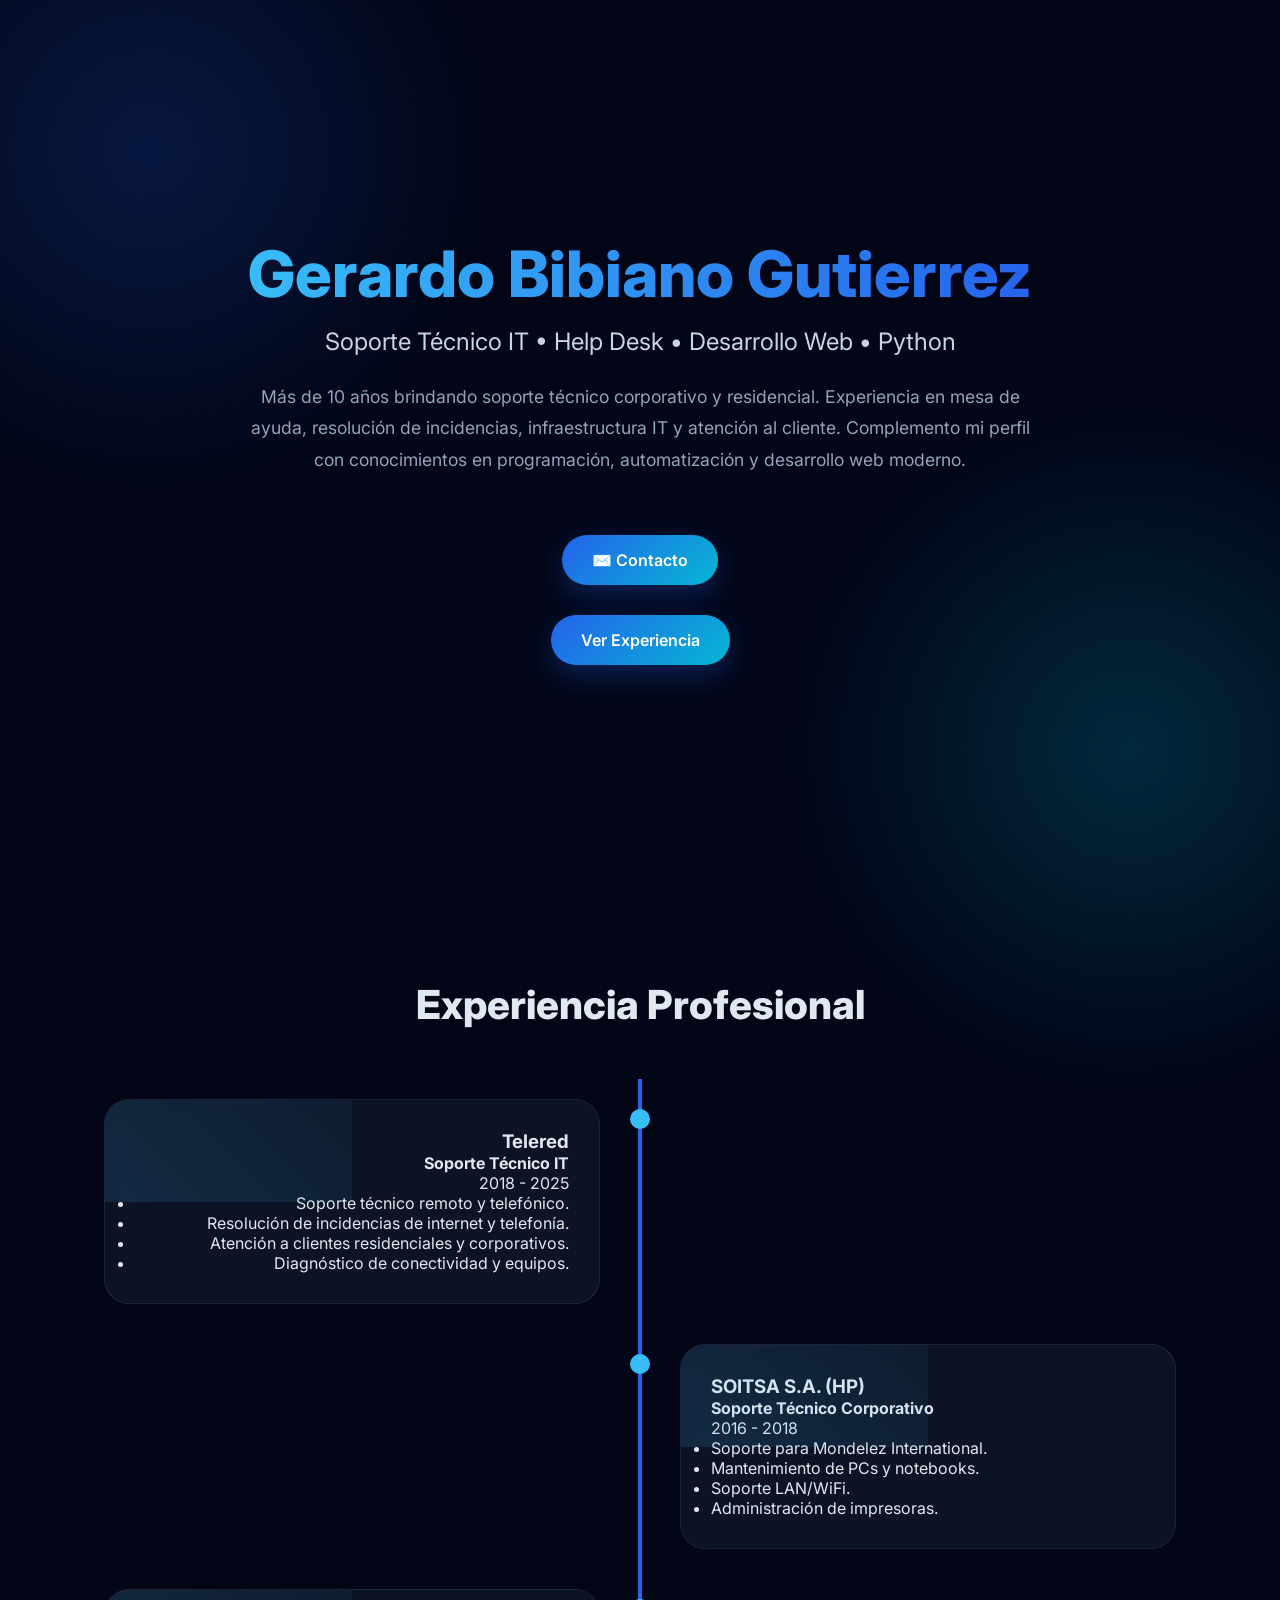
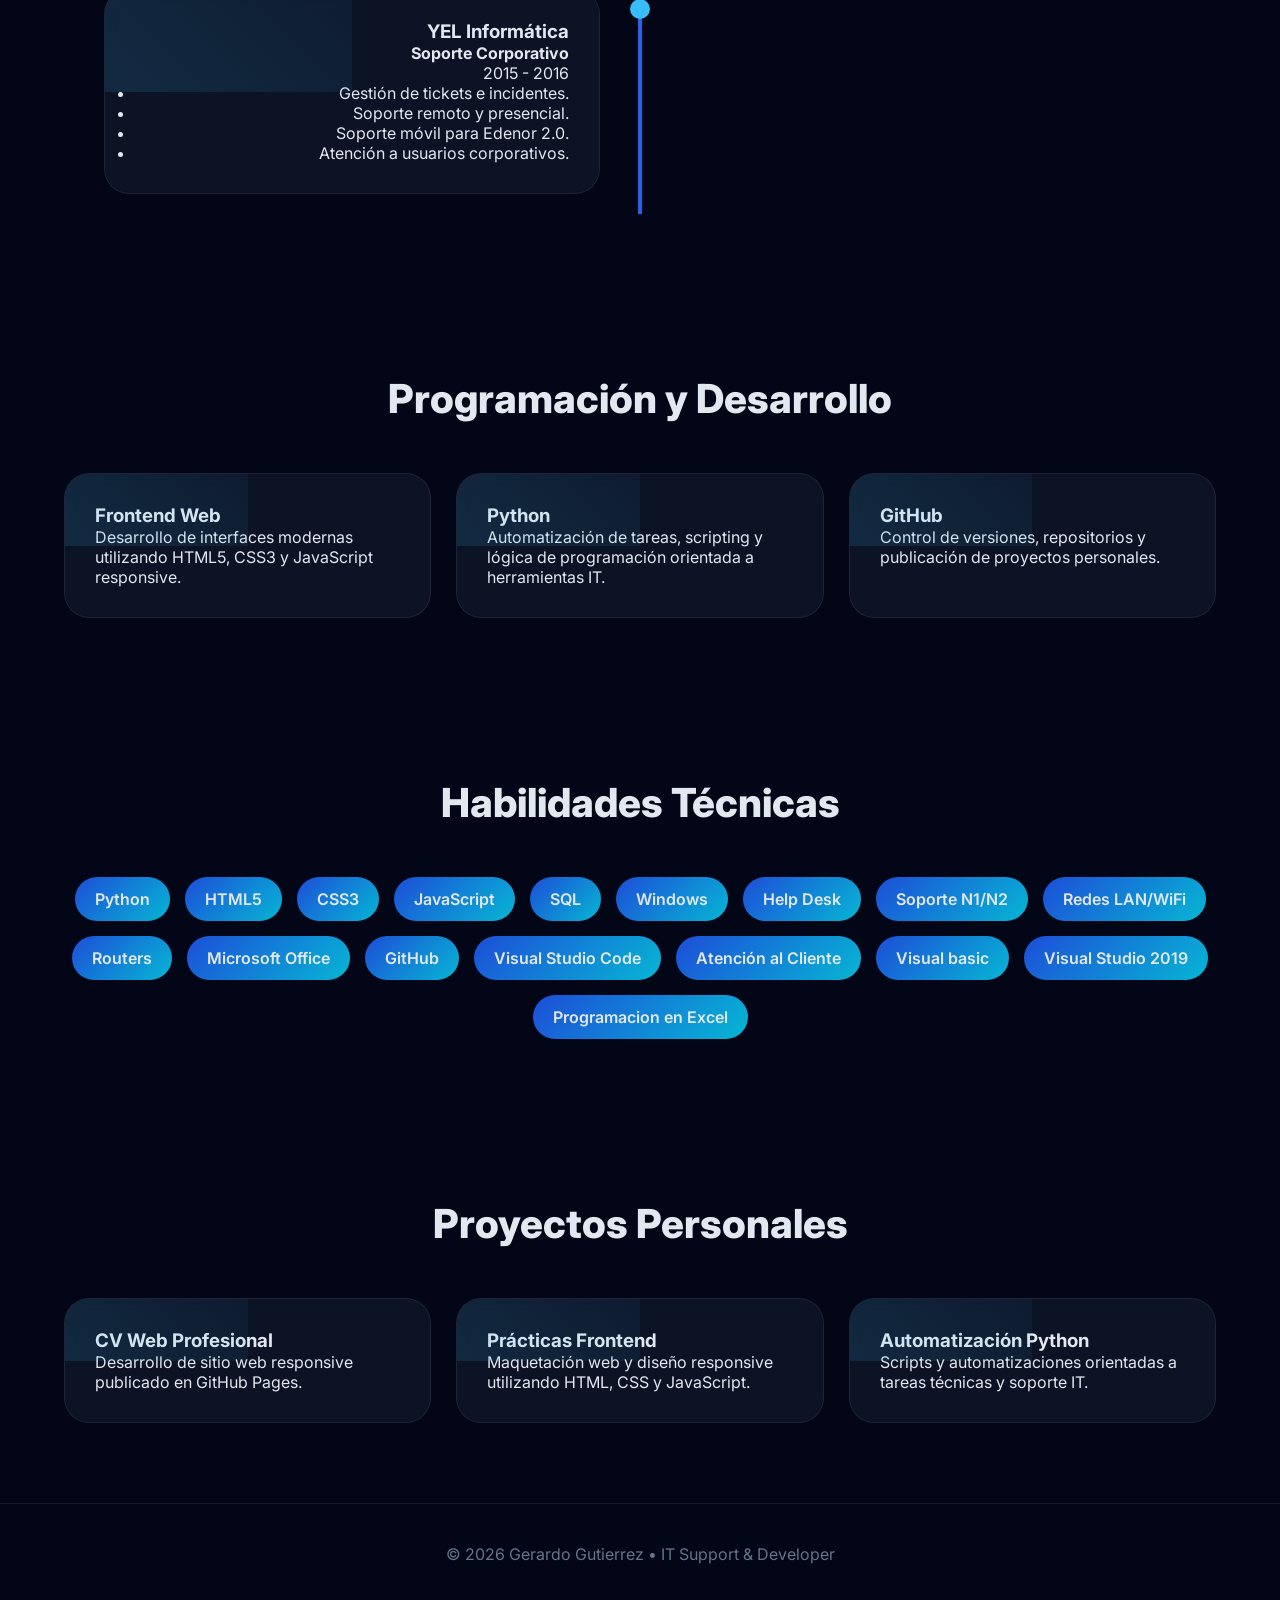
<file: index.html>
<!DOCTYPE html>
<html lang="es">

<head>

<meta charset="UTF-8">

<meta name="viewport" content="width=device-width, initial-scale=1.0">

<title>
Gerardo Gutierrez | IT Support & Developer
</title>

<link rel="preconnect" href="https://fonts.googleapis.com">

<link href="https://fonts.googleapis.com/css2?family=Inter:wght@300;400;500;600;700;800&display=swap" rel="stylesheet">



<link rel="stylesheet" href="./css/style.css">


</head>

<body>

<!-- HERO -->

<section class="hero">

<div class="hero-content">

<h1>
Gerardo Bibiano Gutierrez
</h1>

<h2>
Soporte Técnico IT • Help Desk • Desarrollo Web • Python
</h2>

<p>
Más de 10 años brindando soporte técnico corporativo y residencial.
Experiencia en mesa de ayuda, resolución de incidencias,
infraestructura IT y atención al cliente.
Complemento mi perfil con conocimientos en programación,
automatización y desarrollo web moderno.
</p>

<div class="contact">

<a href="contacto.html" class="contact-btn">
    ✉️ Contacto
</a>

</div>

<a href="#experiencia" class="btn">
Ver Experiencia
</a>

</div>

</section>

<!-- EXPERIENCIA -->

<section id="experiencia">

<div class="container">

<h2 class="section-title">
Experiencia Profesional
</h2>

<div class="timeline">

<div class="timeline-item">

<div class="timeline-dot"></div>

<div class="card">

<h3>Telered</h3>

<h4>Soporte Técnico IT</h4>

<div class="date">
2018 - 2025
</div>

<ul>

<li>Soporte técnico remoto y telefónico.</li>

<li>Resolución de incidencias de internet y telefonía.</li>

<li>Atención a clientes residenciales y corporativos.</li>

<li>Diagnóstico de conectividad y equipos.</li>

</ul>

</div>

</div>

<div class="timeline-item">

<div class="timeline-dot"></div>

<div class="card">

<h3>SOITSA S.A. (HP)</h3>

<h4>Soporte Técnico Corporativo</h4>

<div class="date">
2016 - 2018
</div>

<ul>

<li>Soporte para Mondelez International.</li>

<li>Mantenimiento de PCs y notebooks.</li>

<li>Soporte LAN/WiFi.</li>

<li>Administración de impresoras.</li>

</ul>

</div>

</div>

<div class="timeline-item">

<div class="timeline-dot"></div>

<div class="card">

<h3>YEL Informática</h3>

<h4>Soporte Corporativo</h4>

<div class="date">
2015 - 2016
</div>

<ul>

<li>Gestión de tickets e incidentes.</li>

<li>Soporte remoto y presencial.</li>

<li>Soporte móvil para Edenor 2.0.</li>

<li>Atención a usuarios corporativos.</li>

</ul>

</div>

</div>

</div>

</div>

</section>

<!-- PROGRAMACION -->

<section>

<div class="container">

<h2 class="section-title">
Programación y Desarrollo
</h2>

<div class="grid">

<div class="card">

<h3>Frontend Web</h3>

<p>
Desarrollo de interfaces modernas utilizando HTML5,
CSS3 y JavaScript responsive.
</p>

</div>

<div class="card">

<h3>Python</h3>

<p>
Automatización de tareas, scripting y lógica de programación
orientada a herramientas IT.
</p>

</div>

<div class="card">

<h3>GitHub</h3>

<p>
Control de versiones, repositorios y publicación
de proyectos personales.
</p>

</div>

</div>

</div>

</section>

<!-- SKILLS -->

<section>

<div class="container">

<h2 class="section-title">
Habilidades Técnicas
</h2>

<div class="skills">

<div class="skill">Python</div>

<div class="skill">HTML5</div>

<div class="skill">CSS3</div>

<div class="skill">JavaScript</div>

<div class="skill">SQL</div>

<div class="skill">Windows</div>

<div class="skill">Help Desk</div>

<div class="skill">Soporte N1/N2</div>

<div class="skill">Redes LAN/WiFi</div>

<div class="skill">Routers</div>

<div class="skill">Microsoft Office</div>

<div class="skill">GitHub</div>

<div class="skill">Visual Studio Code</div>

<div class="skill">Atención al Cliente</div>

<div class="skill">Visual basic</div>

<div class="skill">Visual Studio 2019</div>

<div class="skill">Programacion en Excel</div>


</div>

</div>

</section>

<!-- PROYECTOS -->

<section>

<div class="container">

<h2 class="section-title">
Proyectos Personales
</h2>

<div class="grid">

<div class="card">

<h3>CV Web Profesional</h3>

<p>
Desarrollo de sitio web responsive publicado en GitHub Pages.
</p>

</div>

<div class="card">

<h3>Prácticas Frontend</h3>

<p>
Maquetación web y diseño responsive utilizando HTML, CSS y JavaScript.
</p>

</div>

<div class="card">

<h3>Automatización Python</h3>

<p>
Scripts y automatizaciones orientadas a tareas técnicas y soporte IT.
</p>

</div>

</div>

</div>

</section>

<!-- FOOTER -->

<footer>

© 2026 Gerardo Gutierrez • IT Support & Developer

</footer>

</body>

</html>
</file>
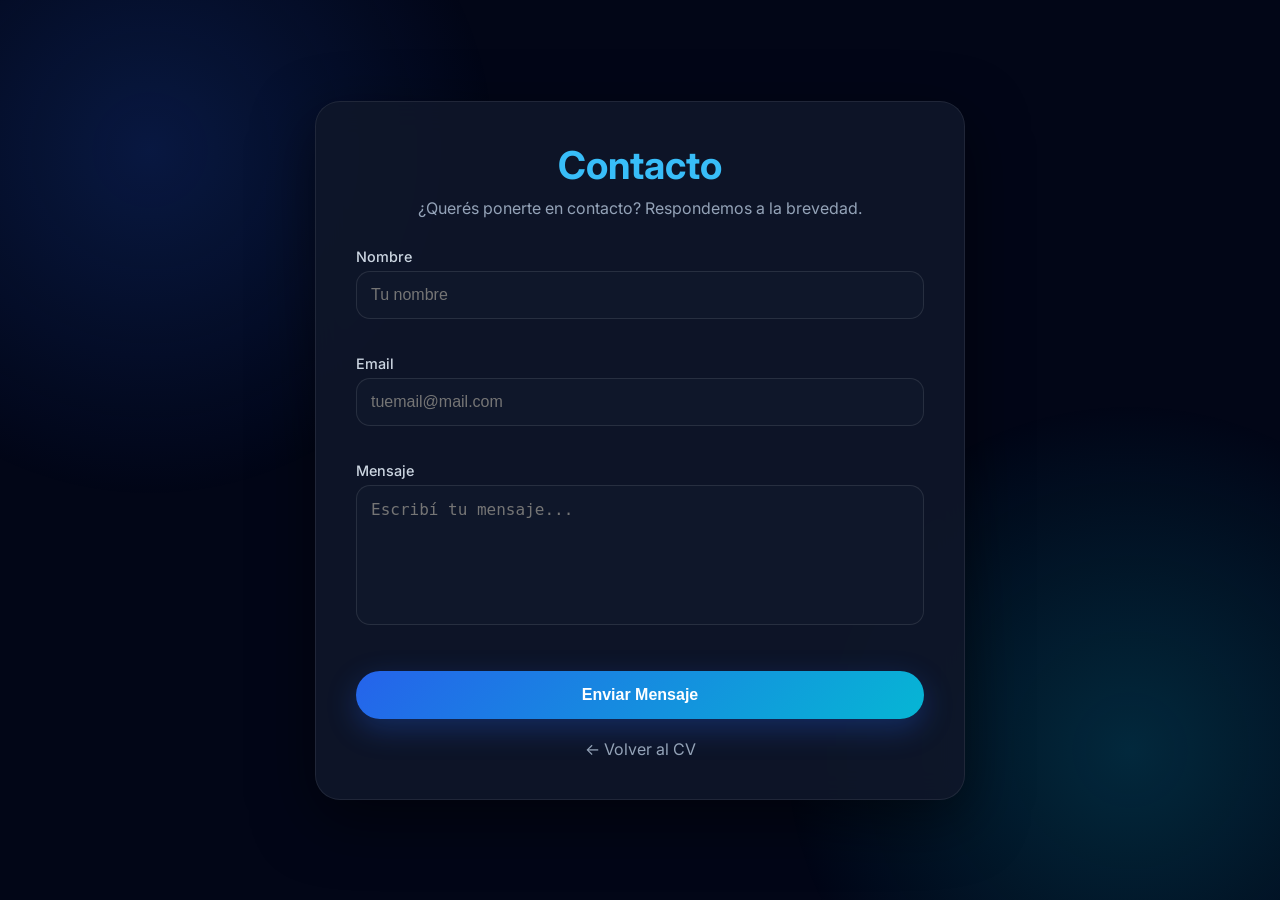
<file: contacto.html>
<!DOCTYPE html>
<html lang="es">

<head>
<meta charset="UTF-8">
<meta name="viewport" content="width=device-width, initial-scale=1.0">

<title>Contacto | Gerardo Gutierrez</title>

<link rel="stylesheet" href="./css/style.css">
<link href="https://fonts.googleapis.com/css2?family=Inter:wght@300;400;600;700;800&display=swap" rel="stylesheet">
</head>

<body>

<section class="contact-page">

<div class="contact-card">

<h1>Contacto</h1>

<p class="contact-subtitle">
¿Querés ponerte en contacto? Respondemos a la brevedad.
</p>

<form action="https://formspree.io/f/myzdogkj" method="POST" class="contact-form-modern">

<div class="input-group">
<label>Nombre</label>
<input type="text" name="name" placeholder="Tu nombre" required>
</div>

<div class="input-group">
<label>Email</label>
<input type="email" name="email" placeholder="tuemail@mail.com" required>
</div>

<div class="input-group">
<label>Mensaje</label>
<textarea name="message" placeholder="Escribí tu mensaje..." required></textarea>
</div>

<button type="submit">Enviar Mensaje</button>

</form>

<a href="index.html" class="back-link">← Volver al CV</a>

</div>

</section>

</body>
</file>
<file: css/style.css>
/* =========================
   RESET
========================= */

*{
    margin:0;
    padding:0;
    box-sizing:border-box;
}

html{
    scroll-behavior:smooth;
}

body{
    font-family:'Inter',sans-serif;
    background:#020617;
    color:#e2e8f0;
    overflow-x:hidden;
}

/* =========================
   BACKGROUND EFFECT (como antes)
========================= */

body::before{
    content:'';
    position:fixed;
    width:700px;
    height:700px;
    background:radial-gradient(circle,#2563eb33 0%,transparent 70%);
    top:-200px;
    left:-200px;
    z-index:-1;
}

body::after{
    content:'';
    position:fixed;
    width:700px;
    height:700px;
    background:radial-gradient(circle,#06b6d433 0%,transparent 70%);
    bottom:-200px;
    right:-200px;
    z-index:-1;
}

/* =========================
   CONTAINER
========================= */

.container{
    width:90%;
    max-width:1200px;
    margin:auto;
}

/* =========================
   HERO (más grande como antes)
========================= */

.hero{
    min-height:100vh;
    display:flex;
    align-items:center;
    justify-content:center;
    text-align:center;
    padding:60px 20px;
}

.hero-content{
    animation:fadeIn 1.2s ease;
}

.hero h1{
    font-size:4rem;
    font-weight:800;
    margin-bottom:15px;
    background:linear-gradient(to right,#38bdf8,#2563eb);
    -webkit-background-clip:text;
    -webkit-text-fill-color:transparent;
}

.hero h2{
    font-size:1.5rem;
    font-weight:400;
    color:#cbd5e1;
    margin-bottom:25px;
}

.hero p{
    max-width:800px;
    margin:auto;
    font-size:1.1rem;
    color:#94a3b8;
    line-height:1.8;
}

/* =========================
   CONTACT + BUTTONS
========================= */

.contact{
    margin-top:30px;
}

.btn,
.contact-btn{
    display:inline-block;
    margin-top:30px;
    padding:15px 30px;
    border-radius:50px;
    background:linear-gradient(135deg,#2563eb,#06b6d4);
    color:white;
    text-decoration:none;
    font-weight:600;
    transition:0.3s;
    box-shadow:0 10px 30px rgba(37,99,235,0.3);
}

.btn:hover,
.contact-btn:hover{
    transform:translateY(-5px);
}

/* =========================
   SECTIONS
========================= */

section{
    padding:80px 0;
}

.section-title{
    font-size:2.5rem;
    margin-bottom:50px;
    text-align:center;
    font-weight:800;
}

/* =========================
   GRID (como original)
========================= */

.grid{
    display:grid;
    grid-template-columns:repeat(auto-fit,minmax(320px,1fr));
    gap:25px;
}

/* =========================
   CARD (más visual como antes)
========================= */

.card{
    background:rgba(15,23,42,0.8);
    border:1px solid rgba(255,255,255,0.08);
    backdrop-filter:blur(10px);
    border-radius:25px;
    padding:30px;
    transition:0.4s;
    position:relative;
    overflow:hidden;
}

.card::before{
    content:'';
    position:absolute;
    width:150%;
    height:150%;
    background:linear-gradient(45deg,transparent,#38bdf822,transparent);
    top:-100%;
    left:-100%;
    transition:0.6s;
}

.card:hover::before{
    top:100%;
    left:100%;
}

.card:hover{
    transform:translateY(-10px);
    border-color:#38bdf8;
}

/* =========================
   TIMELINE (RESTAURADO PRO)
========================= */

.timeline{
    position:relative;
}

.timeline::before{
    content:'';
    position:absolute;
    left:50%;
    width:4px;
    height:100%;
    background:#2563eb;
    transform:translateX(-50%);
}

.timeline-item{
    width:50%;
    padding:20px 40px;
    position:relative;
}

.timeline-item:nth-child(odd){
    left:0;
    text-align:right;
}

.timeline-item:nth-child(even){
    left:50%;
}

.timeline-dot{
    width:20px;
    height:20px;
    background:#38bdf8;
    border-radius:50%;
    position:absolute;
    top:30px;
    right:-10px;
}

.timeline-item:nth-child(even) .timeline-dot{
    left:-10px;
}

/* =========================
   SKILLS (igual que original)
========================= */

.skills{
    display:flex;
    flex-wrap:wrap;
    justify-content:center;
    gap:15px;
}

.skill{
    padding:12px 20px;
    border-radius:50px;
    background:linear-gradient(135deg,#1d4ed8,#06b6d4);
    font-weight:600;
    transition:0.3s;
}

.skill:hover{
    transform:scale(1.1);
}

/* =========================
   FOOTER
========================= */

footer{
    text-align:center;
    padding:40px;
    color:#64748b;
    border-top:1px solid rgba(255,255,255,0.08);
}

/* =========================
   ANIMATION
========================= */

@keyframes fadeIn{
    from{
        opacity:0;
        transform:translateY(30px);
    }
    to{
        opacity:1;
        transform:translateY(0);
    }
}

/* =========================
   MOBILE FIX
========================= */

@media(max-width:900px){

    .hero h1{
        font-size:2.5rem;
    }

    .hero h2{
        font-size:1.1rem;
    }

    .section-title{
        font-size:2rem;
    }

    .timeline::before{
        left:10px;
    }

    .timeline-item{
        width:100%;
        left:0 !important;
        text-align:left !important;
        padding-left:50px;
    }

    .timeline-dot{
        left:0 !important;
    }

    .grid{
        grid-template-columns:1fr;
    }
}
/* =========================
   CONTACT PAGE (CONTACTO.HTML)
========================= */

.contact-form{
    min-height:100vh;
    display:flex;
    align-items:center;
    justify-content:center;
    padding:60px 15px;
}

.contact-form main{
    width:100%;
    max-width:650px;
    background:rgba(15,23,42,0.85);
    border:1px solid rgba(255,255,255,0.08);
    backdrop-filter:blur(12px);
    border-radius:25px;
    padding:40px;
    box-shadow:0 20px 60px rgba(0,0,0,0.5);
    animation:fadeIn 0.8s ease;
}

/* TITULO */

.form-title{
    text-align:center;
    font-size:2rem;
    margin-bottom:30px;
    color:#38bdf8;
}

/* INPUTS */

.input-group{
    display:flex;
    flex-direction:column;
    margin-bottom:18px;
}

label{
    margin-bottom:6px;
    color:#cbd5e1;
    font-weight:500;
}

/* INPUTS STYLE */

input,
textarea{
    padding:14px;
    border-radius:14px;
    border:1px solid rgba(255,255,255,0.1);
    background:#0f172a;
    color:white;
    font-size:1rem;
    outline:none;
    transition:0.3s;
}

/* FOCUS EFFECT */

input:focus,
textarea:focus{
    border-color:#38bdf8;
    box-shadow:0 0 12px rgba(56,189,248,0.35);
    transform:scale(1.01);
}

/* TEXTAREA */

textarea{
    min-height:140px;
    resize:none;
}

/* BUTTON */

.contact-form button{
    width:100%;
    padding:15px;
    border:none;
    border-radius:50px;
    background:linear-gradient(135deg,#2563eb,#06b6d4);
    color:white;
    font-size:1.05rem;
    font-weight:600;
    cursor:pointer;
    transition:0.3s;
    box-shadow:0 10px 30px rgba(37,99,235,0.3);
}

.contact-form button:hover{
    transform:translateY(-4px);
    box-shadow:0 15px 35px rgba(6,182,212,0.5);
}

/* BUTTON ACTIVE (mobile touch) */

.contact-form button:active{
    transform:scale(0.97);
}

/* SUCCESS MESSAGE */

.form-success{
    display:none;
    text-align:center;
    margin-top:15px;
    color:#22c55e;
    font-weight:600;
}

/* =========================
   MOBILE RESPONSIVE
========================= */

@media(max-width:768px){

    .contact-form main{
        padding:25px;
        border-radius:18px;
    }

    .form-title{
        font-size:1.6rem;
    }

    input,
    textarea{
        font-size:0.95rem;
    }

}
/* =========================
   CONTACT PAGE MODERNA RESPONSIVE
========================= */

.contact-page{
    min-height:100vh;
    display:flex;
    align-items:center;
    justify-content:center;
    padding:40px 15px;
}

/* CARD PRINCIPAL */

.contact-card{
    width:100%;
    max-width:650px;
    background:rgba(15,23,42,0.9);
    border:1px solid rgba(255,255,255,0.08);
    backdrop-filter:blur(15px);
    border-radius:25px;
    padding:40px;
    text-align:center;
    box-shadow:0 20px 60px rgba(0,0,0,0.5);
    animation:fadeIn 0.8s ease;
}

/* TITULO */

.contact-card h1{
    font-size:2.4rem;
    margin-bottom:10px;
    color:#38bdf8;
}

/* SUBTITULO */

.contact-subtitle{
    color:#94a3b8;
    margin-bottom:30px;
    font-size:1rem;
}

/* FORM */

.contact-form-modern{
    display:flex;
    flex-direction:column;
    gap:18px;
    text-align:left;
}

/* INPUTS */

.input-group{
    display:flex;
    flex-direction:column;
}

label{
    font-size:0.9rem;
    margin-bottom:6px;
    color:#cbd5e1;
}

input,
textarea{
    padding:14px;
    border-radius:14px;
    border:1px solid rgba(255,255,255,0.1);
    background:#0f172a;
    color:white;
    font-size:1rem;
    outline:none;
    transition:0.3s;
}

/* FOCUS */

input:focus,
textarea:focus{
    border-color:#38bdf8;
    box-shadow:0 0 12px rgba(56,189,248,0.35);
    transform:scale(1.01);
}

textarea{
    min-height:140px;
    resize:none;
}

/* BOTÓN */

.contact-form-modern button{
    margin-top:10px;
    padding:15px;
    border:none;
    border-radius:50px;
    background:linear-gradient(135deg,#2563eb,#06b6d4);
    color:white;
    font-size:1rem;
    font-weight:600;
    cursor:pointer;
    transition:0.3s;
    box-shadow:0 10px 30px rgba(37,99,235,0.3);
}

.contact-form-modern button:hover{
    transform:translateY(-4px);
    box-shadow:0 15px 35px rgba(6,182,212,0.5);
}

/* LINK VOLVER */

.back-link{
    display:inline-block;
    margin-top:20px;
    color:#94a3b8;
    text-decoration:none;
}

.back-link:hover{
    color:#38bdf8;
}

/* =========================
   RESPONSIVE TABLET
========================= */

@media(max-width:1024px){

    .contact-card{
        max-width:80%;
        padding:35px;
    }

    .contact-card h1{
        font-size:2rem;
    }
}

/* =========================
   RESPONSIVE MOBILE
========================= */

@media(max-width:768px){

    .contact-card{
        padding:25px;
        border-radius:18px;
        max-width:95%;
    }

    .contact-card h1{
        font-size:1.8rem;
    }

    input,
    textarea{
        font-size:0.95rem;
    }
}

/* =========================
   VERY SMALL DEVICES
========================= */

@media(max-width:480px){

    .contact-card{
        padding:20px;
    }

    .contact-card h1{
        font-size:1.6rem;
    }

    .contact-form-modern button{
        width:100%;
    }
}
</file>
